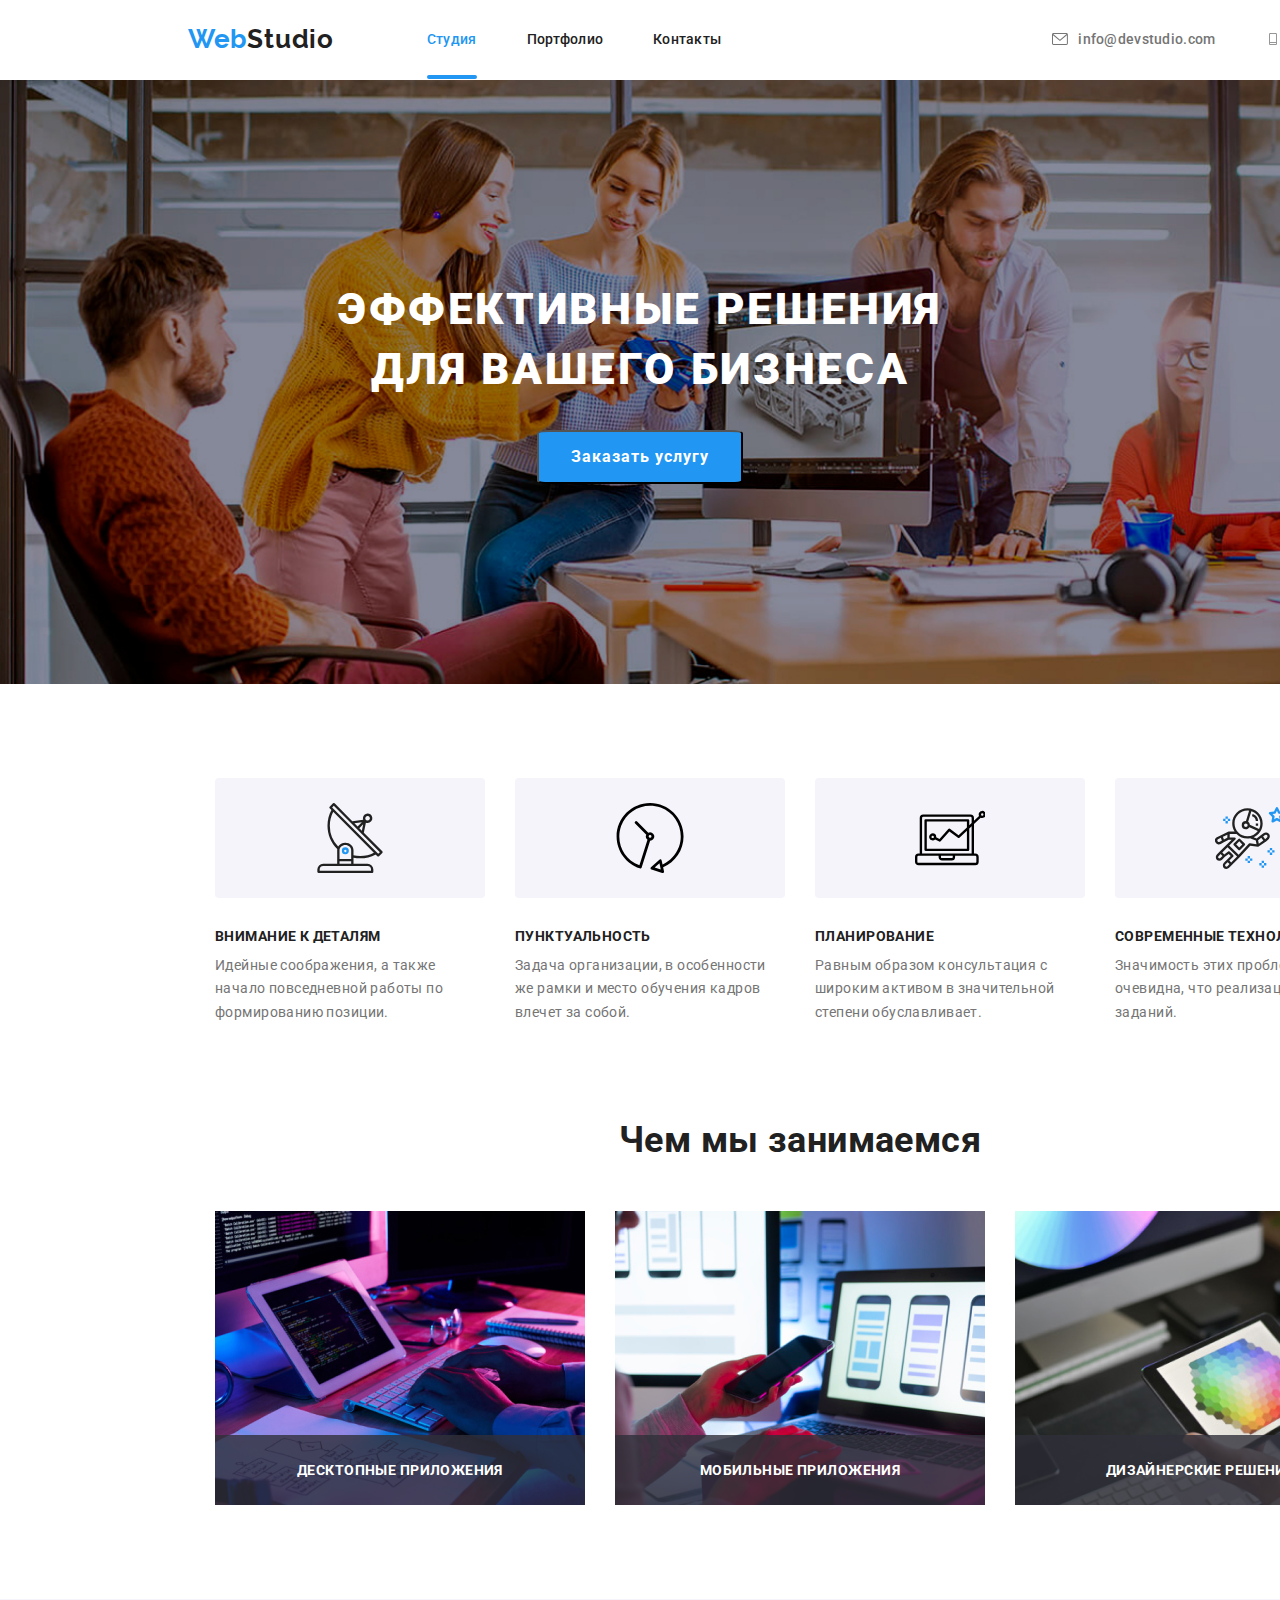
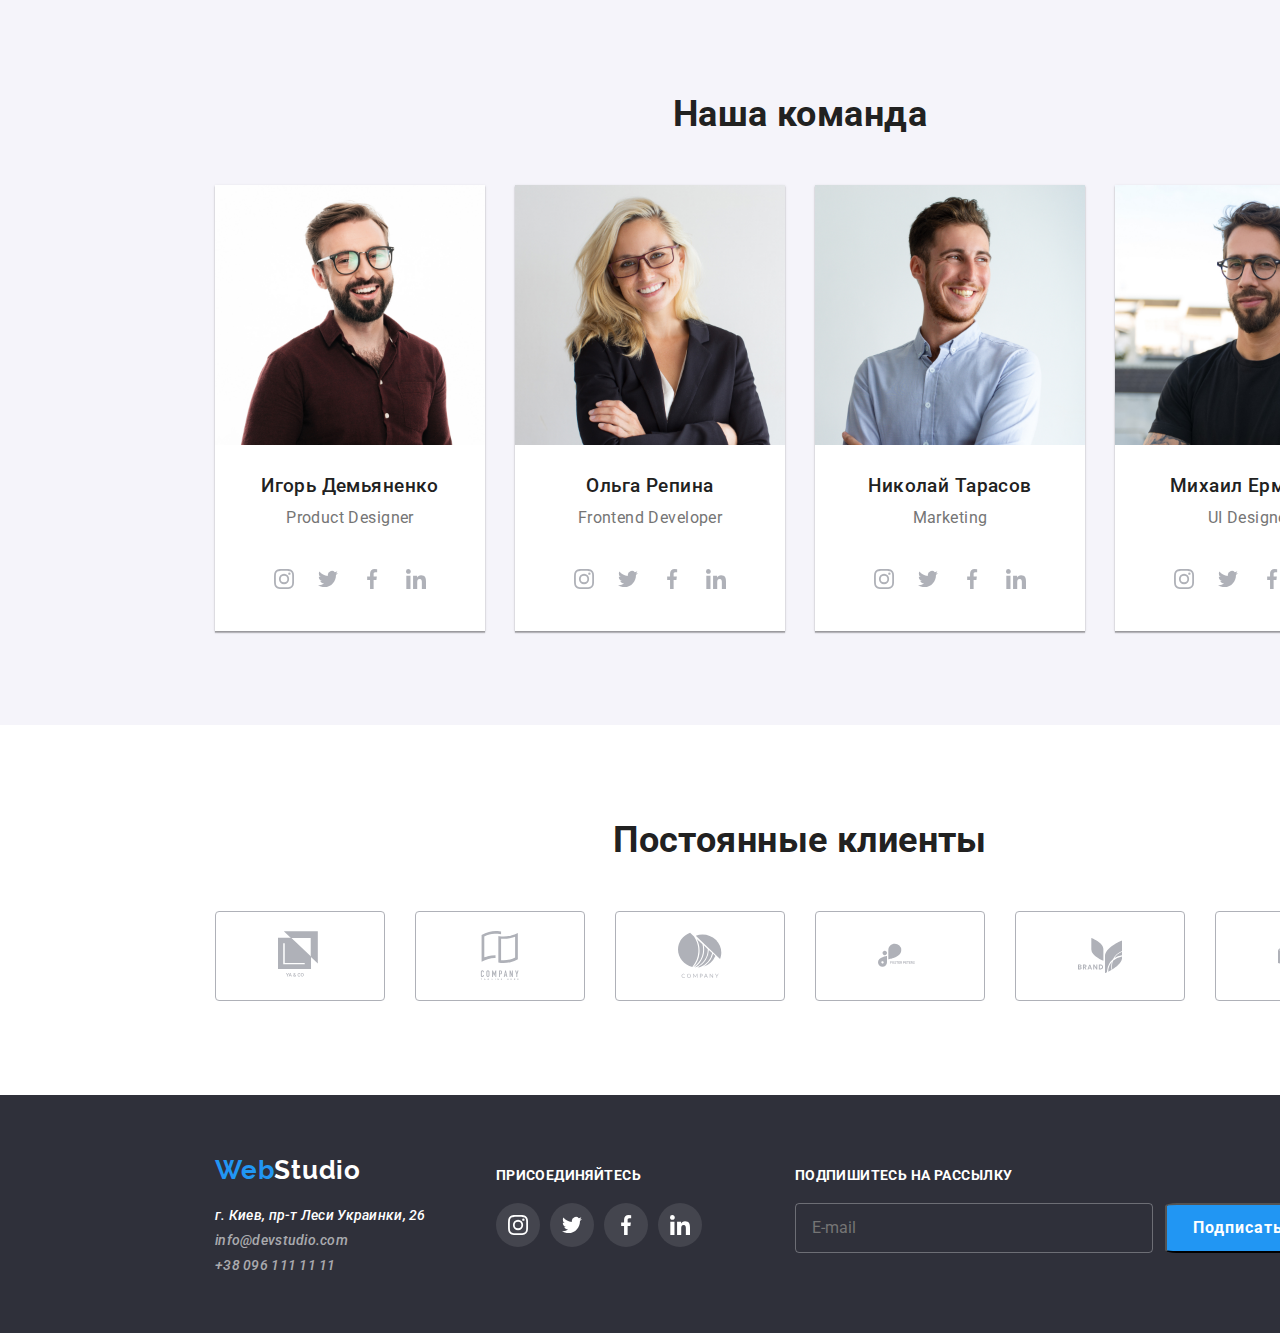
<file: index.html>
<!DOCTYPE html>
<html lang="ru">
  <head>
    <meta charset="UTF-8" />
    <meta name="viewport" content="width=device-width, initial-scale=1.0" />
    <title>WebStudio</title>
    <link
      href="https://fonts.googleapis.com/css2?family=Roboto:wght@400;500;700;900&display=swap"
      rel="stylesheet"
    />
    <link
      rel="stylesheet"
      href="https://cdnjs.cloudflare.com/ajax/libs/modern-normalize/1.0.0/modern-normalize.min.css"
    />
    <link rel="stylesheet" href="./CSS/main.min.css" />
  </head>
  <body>
    <header>
      <div class="container header-container">
        <a lang="en" href="./" class="link logo"
          >Web<span class="header-logo">Studio</span></a
        >
        <nav class="nav-container">
          <ul class="list">
            <li class="list-item">
              <a href="./index.html" class="link nav-link active">Студия</a>
              <p class="decor-line"></p>
            </li>
            <li class="list-item">
              <a href="./portfolio.html" class="link nav-link">Портфолио</a>
              <p class="decor-line"></p>
            </li>
            <li class="list-item">
              <a href="" class="link nav-link">Контакты</a>
              <p class="decor-line"></p>
            </li>
          </ul>
        </nav>
        <ul class="list">
          <li class="contacts list-item">
            <a href="mailto:info@devstudio.com" class="link contacts-head">
              <svg class="contacts-svg">
                <use href="./images/symbol-defs.svg#mail"></use>
              </svg>
              info@devstudio.com
            </a>
          </li>
          <li class="contacts list-item">
            <a href="tel:+380961111111" class="link contacts-head">
              <svg class="contacts-svg">
                <use href="./images/symbol-defs.svg#tel"></use>
              </svg>
              +38 096 111 11 11
            </a>
          </li>
        </ul>
      </div>
    </header>
    <main>
      <section class="section first-screen">
        <div class="hero section">
          <h1 class="main-title">Эффективные решения для вашего бизнеса</h1>
          <button data-modal-open type="button" class="button">
            Заказать услугу
          </button>
        </div>
      </section>

      <section class="strength">
        <div class="container strength-container">
          <h2 hidden>Сильные стороны</h2>
          <ul class="strength list">
            <li class="strength list-item">
              <div class="strength-svg-container">
                <svg class="strength-svg">
                  <use href="./images/symbol-defs.svg#antenna"></use>
                </svg>
              </div>
              <h3 class="strength title">Внимание к деталям</h3>
              <p class="strength-text">
                Идейные соображения, а также начало повседневной работы по
                формированию позиции.
              </p>
            </li>
            <li class="strength list-item">
              <div class="strength-svg-container">
                <svg class="strength-svg">
                  <use href="./images/symbol-defs.svg#clock"></use>
                </svg>
              </div>
              <h3 class="strength title">Пунктуальность</h3>
              <p class="strength-text">
                Задача организации, в особенности же рамки и место обучения
                кадров влечет за собой.
              </p>
            </li>
            <li class="strength list-item">
              <div class="strength-svg-container">
                <svg class="strength-svg">
                  <use href="./images/symbol-defs.svg#notebook"></use>
                </svg>
              </div>
              <h3 class="strength title">Планирование</h3>
              <p class="strength-text">
                Равным образом консультация с широким активом в значительной
                степени обуславливает.
              </p>
            </li>
            <li class="strength list-item">
              <div class="strength-svg-container">
                <svg class="strength-svg">
                  <use href="./images/symbol-defs.svg#astronaut"></use>
                </svg>
              </div>
              <h3 class="strength title">Современные технологии</h3>
              <p class="strength-text">
                Значимость этих проблем настолько очевидна, что реализация
                плановых заданий.
              </p>
            </li>
          </ul>
        </div>
      </section>

      <section class="work">
        <div class="container work-container">
          <h2 class="work section-title">Чем мы занимаемся</h2>
          <ul class="work list">
            <li class="list-item">
              <img
                src="./images/work/img1.jpg"
                width="370"
                height="294"
                alt="Написание кода страницы"
              />
              <p class="work-caption">Десктопные приложения</p>
            </li>
            <li class="list-item">
              <img
                src="./images/work/img2.jpg"
                width="370"
                height="294"
                alt="Проработка разных дизайнов"
              />
              <p class="work-caption">Мобильные приложения</p>
            </li>
            <li class="list-item">
              <img
                src="./images/work/img3.jpg"
                width="370"
                height="294"
                alt="Подбор цветовой палитры"
              />
              <p class="work-caption">Дизайнерские решения</p>
            </li>
          </ul>
        </div>
      </section>

      <section class="team-section">
        <div class="container team-container">
          <h2 class="section-title">Наша команда</h2>
          <ul class="list team-list">
            <li class="team list-item">
              <img
                src="./images/team/img-1.jpg"
                class="team foto"
                width="270"
                height="260"
                alt="Игорь Демьяненко"
              />
              <h3 class="team member">Игорь Демьяненко</h3>
              <p lang="en" class="team job">Product Designer</p>
              <ul class="list social-list">
                <li class="list-item social">
                  <a href="" class="link-team-social">
                    <svg class="team social-svg">
                      <use href="./images/symbol-defs.svg#instagram"></use>
                    </svg>
                  </a>
                </li>
                <li class="list-item social">
                  <a href="" class="link-team-social">
                    <svg class="team social-svg">
                      <use href="./images/symbol-defs.svg#twitter"></use>
                    </svg>
                  </a>
                </li>
                <li class="list-item social">
                  <a href="" class="link-team-social">
                    <svg class="team social-svg">
                      <use href="./images/symbol-defs.svg#facebook"></use>
                    </svg>
                  </a>
                </li>
                <li class="list-item social">
                  <a href="" class="link-team-social">
                    <svg class="team social-svg">
                      <use href="./images/symbol-defs.svg#linkedin"></use>
                    </svg>
                  </a>
                </li>
              </ul>
            </li>
            <li class="team list-item">
              <img
                src="./images/team/img-2.jpg"
                class="team foto"
                width="270"
                height="260"
                alt="Ольга Репина"
              />
              <h3 class="team member">Ольга Репина</h3>
              <p lang="en" class="team job">Frontend Developer</p>
              <ul class="list social-list">
                <li class="list-item social">
                  <a href="" class="link-team-social">
                    <svg class="team social-svg">
                      <use href="./images/symbol-defs.svg#instagram"></use>
                    </svg>
                  </a>
                </li>
                <li class="list-item social">
                  <a href="" class="link-team-social">
                    <svg class="team social-svg">
                      <use href="./images/symbol-defs.svg#twitter"></use>
                    </svg>
                  </a>
                </li>
                <li class="list-item social">
                  <a href="" class="link-team-social">
                    <svg class="team social-svg">
                      <use href="./images/symbol-defs.svg#facebook"></use>
                    </svg>
                  </a>
                </li>
                <li class="list-item social">
                  <a href="" class="link-team-social">
                    <svg class="team social-svg">
                      <use href="./images/symbol-defs.svg#linkedin"></use>
                    </svg>
                  </a>
                </li>
              </ul>
            </li>
            <li class="team list-item">
              <img
                src="./images/team/img-3.jpg"
                class="team foto"
                width="270"
                height="260"
                alt="Николай Тарасов"
              />
              <h3 class="team member">Николай Тарасов</h3>
              <p lang="en" class="team job">Marketing</p>
              <ul class="list social-list">
                <li class="list-item social">
                  <a href="" class="link-team-social">
                    <svg class="team social-svg">
                      <use href="./images/symbol-defs.svg#instagram"></use>
                    </svg>
                  </a>
                </li>
                <li class="list-item social">
                  <a href="" class="link-team-social">
                    <svg class="team social-svg">
                      <use href="./images/symbol-defs.svg#twitter"></use>
                    </svg>
                  </a>
                </li>
                <li class="list-item social">
                  <a href="" class="link-team-social">
                    <svg class="team social-svg">
                      <use href="./images/symbol-defs.svg#facebook"></use>
                    </svg>
                  </a>
                </li>
                <li class="list-item social">
                  <a href="" class="link-team-social">
                    <svg class="team social-svg">
                      <use href="./images/symbol-defs.svg#linkedin"></use>
                    </svg>
                  </a>
                </li>
              </ul>
            </li>
            <li class="team list-item">
              <img
                src="./images/team/img-4.jpg"
                class="team foto"
                width="270"
                height="260"
                alt="Михаил Ермаков"
              />
              <h3 class="team member">Михаил Ермаков</h3>
              <p lang="en" class="team job">UI Designer</p>
              <ul class="list social-list">
                <li class="list-item social">
                  <a href="" class="link-team-social">
                    <svg class="team social-svg">
                      <use href="./images/symbol-defs.svg#instagram"></use>
                    </svg>
                  </a>
                </li>
                <li class="list-item social">
                  <a href="" class="link-team-social">
                    <svg class="team social-svg">
                      <use href="./images/symbol-defs.svg#twitter"></use>
                    </svg>
                  </a>
                </li>
                <li class="list-item social">
                  <a href="" class="link-team-social">
                    <svg class="team social-svg">
                      <use href="./images/symbol-defs.svg#facebook"></use>
                    </svg>
                  </a>
                </li>
                <li class="list-item social">
                  <a href="" class="link-team-social">
                    <svg class="team social-svg">
                      <use href="./images/symbol-defs.svg#linkedin"></use>
                    </svg>
                  </a>
                </li>
              </ul>
            </li>
          </ul>
        </div>
      </section>

      <section class="clients-section">
        <div class="container clients-container">
          <h2 class="section-title">Постоянные клиенты</h2>
          <ul class="list clients-list">
            <li class="clients-list-item">
              <a class="link client-svg" href="">
                <svg class="svg-icon">
                  <use href="./images/symbol-defs.svg#client1"></use>
                </svg>
              </a>
            </li>
            <li class="clients-list-item">
              <a class="link client-svg" href="">
                <svg class="svg-icon">
                  <use href="./images/symbol-defs.svg#client2"></use>
                </svg>
              </a>
            </li>
            <li class="clients-list-item">
              <a class="link client-svg" href="">
                <svg class="svg-icon">
                  <use href="./images/symbol-defs.svg#client3"></use>
                </svg>
              </a>
            </li>
            <li class="clients-list-item">
              <a class="link client-svg" href="">
                <svg class="svg-icon">
                  <use href="./images/symbol-defs.svg#client4"></use>
                </svg>
              </a>
            </li>
            <li class="clients-list-item">
              <a class="link client-svg" href="">
                <svg class="svg-icon">
                  <use href="./images/symbol-defs.svg#client5"></use>
                </svg>
              </a>
            </li>
            <li class="clients-list-item">
              <a class="link client-svg" href="">
                <svg class="svg-icon">
                  <use href="./images/symbol-defs.svg#client6"></use>
                </svg>
              </a>
            </li>
          </ul>
        </div>
      </section>
    </main>
    <footer class="footer-main">
      <div class="footer-main-container">
        <div class="footer-container">
          <a lang="en" href="./" class="link logo">
            Web<span class="footer logo">Studio</span>
          </a>
          <address class="address-footer">
            <ul class="footer list">
              <li class="list-item address-foot">
                г. Киев, пр-т Леси Украинки, 26
              </li>
              <li class="list-item">
                <a href="mailto:info@devstudio.com" class="link contacts-foot"
                  >info@devstudio.com</a
                >
              </li>
              <li class="list-item">
                <a href="tel:+380961111111" class="link contacts-foot"
                  >+38 096 111 11 11</a
                >
              </li>
            </ul>
          </address>
        </div>

        <div class="footer-social">
          <p class="title-footer">Присоединяйтесь</p>
          <ul class="list social-list">
            <li class="list-item social-footer">
              <a href="" class="link-footer-social">
                <svg class="footer social-svg" width="20px" height="20px">
                  <use href="./images/symbol-defs.svg#instagram"></use>
                </svg>
              </a>
            </li>
            <li class="list-item social-footer">
              <a href="" class="link-footer-social">
                <svg class="footer social-svg" width="20px" height="20px">
                  <use href="./images/symbol-defs.svg#twitter"></use>
                </svg>
              </a>
            </li>
            <li class="list-item social-footer">
              <a href="" class="link-footer-social">
                <svg class="footer social-svg" width="20px" height="20px">
                  <use href="./images/symbol-defs.svg#facebook"></use>
                </svg>
              </a>
            </li>
            <li class="list-item social-footer">
              <a href="" class="link-footer-social">
                <svg class="footer social-svg" width="20px" height="20px">
                  <use href="./images/symbol-defs.svg#linkedin"></use>
                </svg>
              </a>
            </li>
          </ul>
        </div>

        <div class="footer-form-container">
          <p class="title-footer">Подпишитесь на рассылку</p>
          <form class="footer-form">
            <input
              type="email"
              name="footer-mail"
              class="footer-input"
              placeholder="E-mail"
            />
            <button type="submit" class="button">
              Подписаться
              <svg class="footer-form-svg" width="24px" height="24px">
                <use href="./images/symbol-defs.svg#icon_send"></use>
              </svg>
            </button>
          </form>
        </div>
      </div>
    </footer>

    <div class="backdrop is-hidden" data-modal>
      <div class="modal">
        <p class="modal-title">Оставьте свои данные, мы вам перезвоним</p>

        <form class="modal-form field">
          <label class="modal-form-label">
            Имя
            <input type="text" name="modal-name" class="form-field" />
            <svg class="modal-form-svg" width="12px" height="12px">
              <use href="./images/symbol-defs.svg#icon_name"></use>
            </svg>
          </label>

          <label class="modal-form-label">
            Телефон
            <input type="tel" name="modal-tel" class="form-field" />
            <svg class="modal-form-svg" width="13px" height="13px">
              <use href="./images/symbol-defs.svg#icon_tel"></use>
            </svg>
          </label>

          <label class="modal-form-label">
            Почта
            <input type="email" name="modal-mail" class="form-field" />
            <svg class="modal-form-svg" width="15px" height="12px">
              <use href="./images/symbol-defs.svg#icon_mail"></use>
            </svg>
          </label>

          <label class="modal-form-label">
            Комментарий
            <textarea
              name="modal-mail"
              rows="15"
              placeholder="Введите текст"
              class="form-field"
            ></textarea>
          </label>
        </form>
        <form class="modal-form checkbox">
          <label class="modal-form-label checkbox">
            <input
              type="checkbox"
              name="modal-checkbox"
              value="yes"
              class="checkbox-form-field"
            />
            <span class="checkbox-icon"></span>
            Соглашаюсь с рассылкой и принимаю
            <a href="" class="link modal-link">Условия договора</a>
          </label>
        </form>
        <button type="submit" class="button" data-modal-submit>
          Отправить
        </button>

        <button type="button" class="close-modal" data-modal-close>
          <img src="./images/close.svg" alt="Закрыть окно" />
        </button>
      </div>
    </div>

    <script src="./js/modal.js"></script>
  </body>
</html>
</file>
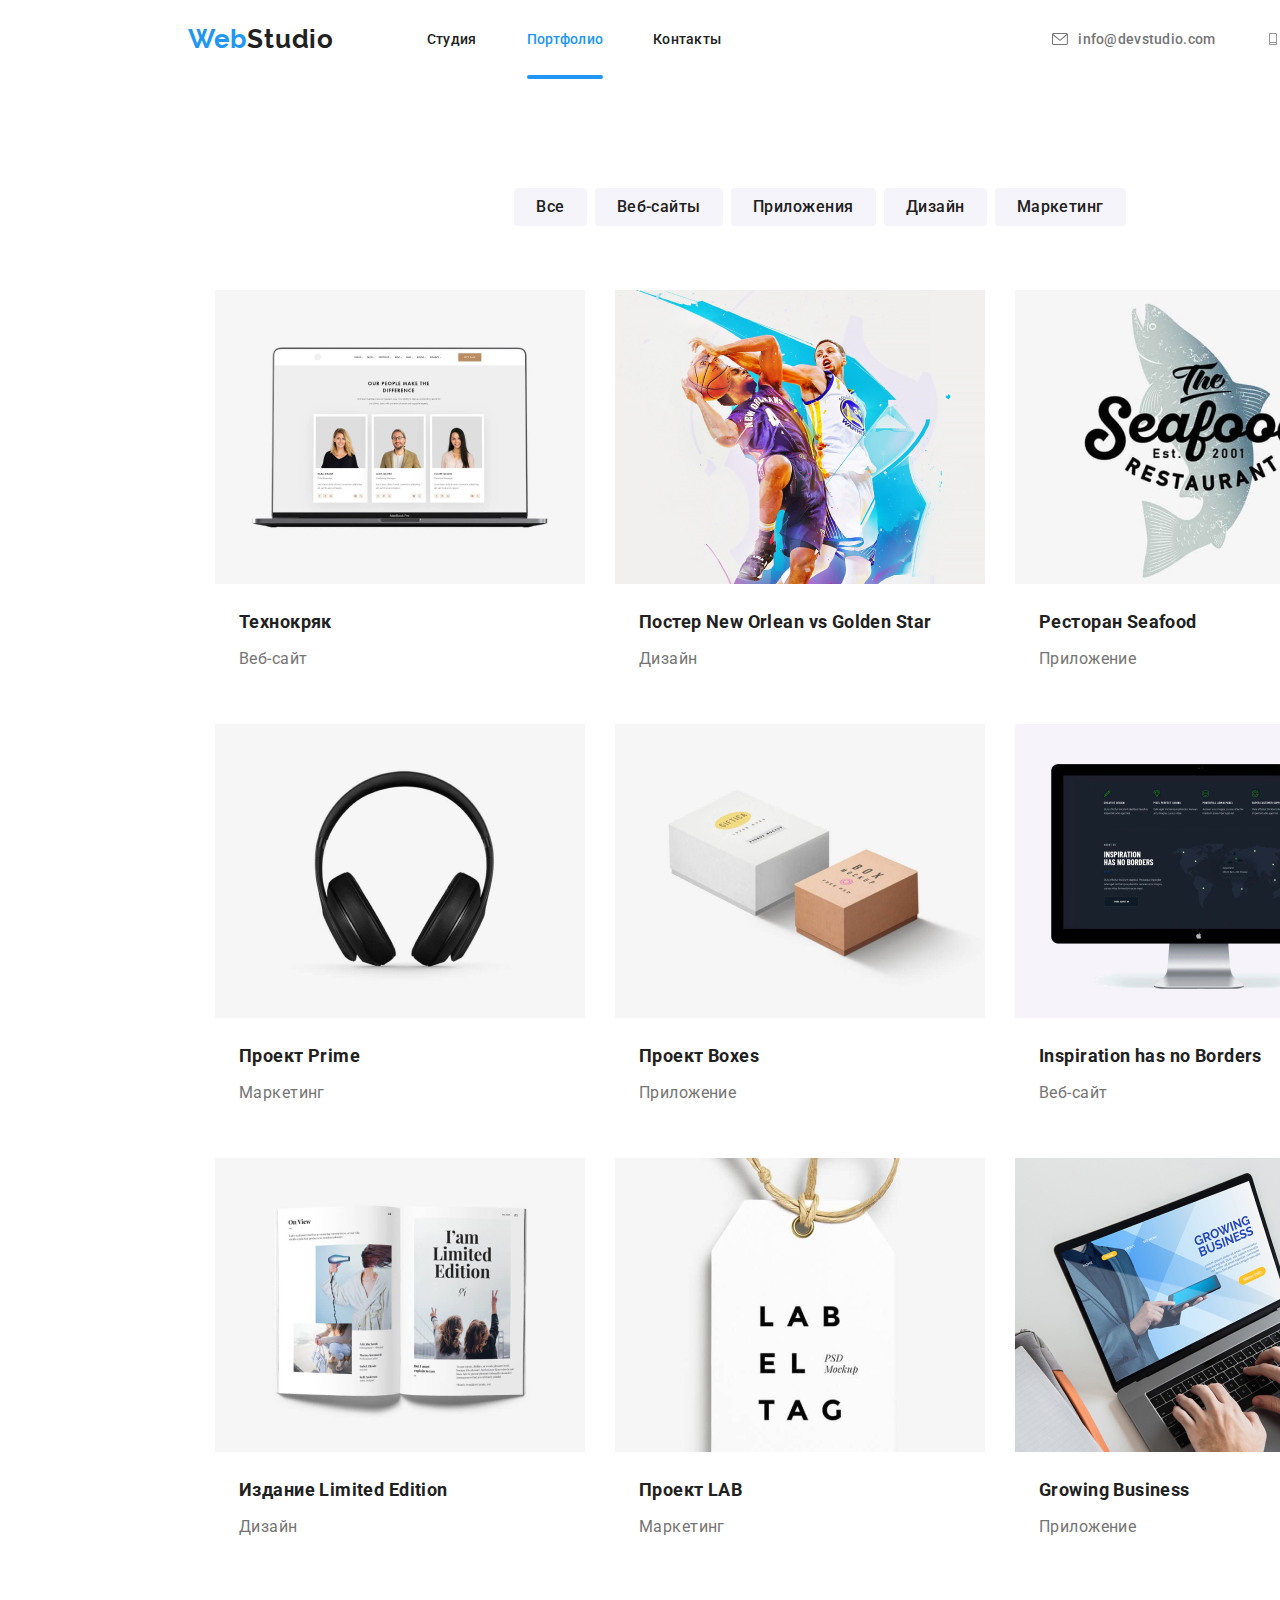
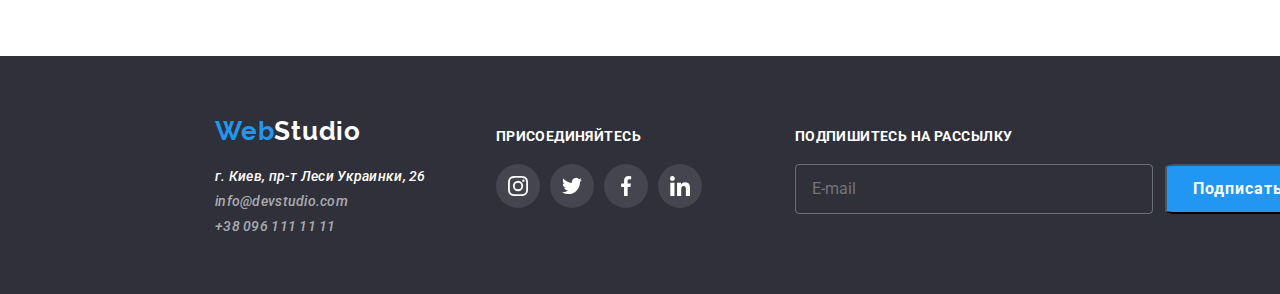
<file: portfolio.html>
<!DOCTYPE html>
<html lang="ru">
  <head>
    <meta charset="UTF-8" />
    <meta name="viewport" content="width=device-width, initial-scale=1.0" />
    <title>WebStudio</title>
    <link
      href="https://fonts.googleapis.com/css2?family=Roboto:wght@400;500;700;900&display=swap"
      rel="stylesheet"
    />
    <link
      rel="stylesheet"
      href="https://cdnjs.cloudflare.com/ajax/libs/modern-normalize/1.0.0/modern-normalize.min.css"
    />
    <link rel="stylesheet" href="./CSS/portfolio.min.css" />
  </head>
  <body>
    <header>
      <div class="container header-container">
        <a lang="en" href="./" class="link logo"
          >Web<span class="header-logo">Studio</span></a
        >
        <nav class="nav-container">
          <ul class="list">
            <li class="list-item">
              <a href="./index.html" class="link nav-link">Студия</a>
              <p class="decor-line"></p>
            </li>
            <li class="list-item">
              <a href="./portfolio.html" class="link nav-link active"
                >Портфолио</a
              >
              <p class="decor-line"></p>
            </li>
            <li class="list-item">
              <a href="" class="link nav-link">Контакты</a>
              <p class="decor-line"></p>
            </li>
          </ul>
        </nav>
        <ul class="list">
          <li class="contacts list-item">
            <a href="mailto:info@devstudio.com" class="link contacts-head">
              <svg class="contacts-svg">
                <use href="./images/symbol-defs.svg#mail"></use>
              </svg>
              info@devstudio.com
            </a>
          </li>
          <li class="contacts list-item">
            <a href="tel:+380961111111" class="link contacts-head">
              <svg class="contacts-svg">
                <use href="./images/symbol-defs.svg#tel"></use>
              </svg>
              +38 096 111 11 11
            </a>
          </li>
        </ul>
      </div>
    </header>
    <main>
      <section>
        <div class="container button-container">
          <h1 hidden>Портфолио проектов</h1>
          <ul class="button-list">
            <li class="list">
              <button class="portfolio-button">Все</button>
            </li>
            <li class="list">
              <button class="portfolio-button">Веб-сайты</button>
            </li>
            <li class="list">
              <button class="portfolio-button">Приложения</button>
            </li>
            <li class="list">
              <button class="portfolio-button">Дизайн</button>
            </li>
            <li class="list">
              <button class="portfolio-button">Маркетинг</button>
            </li>
          </ul>
        </div>
        <div class="container portfolio-container">
          <ul class="portfolio list">
            <li class="list project">
              <a href="" class="link thumb-link">
                <div class="thumb">
                  <img
                    src="./images/portfolio/img1.jpg"
                    class="project-img"
                    width="370"
                    height="294"
                    alt="Вебсайт Технокряк"
                  />
                  <p class="img-description">
                    Технокряк это современная площадка распространения
                    коронавируса. Компании используют эту платформу для
                    цифрового шпионажа и атак на защищённые сервера конкурентов.
                  </p>
                </div>
                <div>
                  <h2 class="project-name">Технокряк</h2>
                  <p class="project-type">Веб-сайт</p>
                </div>
              </a>
            </li>
            <li class="list project">
              <a href="" class="link thumb-link">
                <div class="thumb">
                  <img
                    src="./images/portfolio/img2.jpg"
                    class="project-img"
                    width="370"
                    height="294"
                    alt="Вебсайт Технокряк"
                  />
                  <p class="img-description">
                    Технокряк это современная площадка распространения
                    коронавируса. Компании используют эту платформу для
                    цифрового шпионажа и атак на защищённые сервера конкурентов.
                  </p>
                </div>
                <div>
                  <h2 class="project-name">Постер New Orlean vs Golden Star</h2>
                  <p class="project-type">Дизайн</p>
                </div>
              </a>
            </li>
            <li class="list project">
              <a href="" class="link thumb-link">
                <div class="thumb">
                  <img
                    src="./images/portfolio/img3.jpg"
                    class="project-img"
                    width="370"
                    height="294"
                    alt="Вебсайт Технокряк"
                  />
                  <p class="img-description">
                    Технокряк это современная площадка распространения
                    коронавируса. Компании используют эту платформу для
                    цифрового шпионажа и атак на защищённые сервера конкурентов.
                  </p>
                </div>
                <div>
                  <h2 class="project-name">Ресторан Seafood</h2>
                  <p class="project-type">Приложение</p>
                </div>
              </a>
            </li>
            <li class="list project">
              <a href="" class="link thumb-link">
                <div class="thumb">
                  <img
                    src="./images/portfolio/img4.jpg"
                    class="project-img"
                    width="370"
                    height="294"
                    alt="Вебсайт Технокряк"
                  />
                  <p class="img-description">
                    Технокряк это современная площадка распространения
                    коронавируса. Компании используют эту платформу для
                    цифрового шпионажа и атак на защищённые сервера конкурентов.
                  </p>
                </div>
                <div>
                  <h2 class="project-name">Проект Prime</h2>
                  <p class="project-type">Маркетинг</p>
                </div>
              </a>
            </li>
            <li class="list project">
              <a href="" class="link thumb-link">
                <div class="thumb">
                  <img
                    src="./images/portfolio/img5.jpg"
                    class="project-img"
                    width="370"
                    height="294"
                    alt="Вебсайт Технокряк"
                  />
                  <p class="img-description">
                    Технокряк это современная площадка распространения
                    коронавируса. Компании используют эту платформу для
                    цифрового шпионажа и атак на защищённые сервера конкурентов.
                  </p>
                </div>
                <div>
                  <h2 class="project-name">Проект Boxes</h2>
                  <p class="project-type">Приложение</p>
                </div>
              </a>
            </li>
            <li class="list project">
              <a href="" class="link thumb-link">
                <div class="thumb">
                  <img
                    src="./images/portfolio/img6.jpg"
                    class="project-img"
                    width="370"
                    height="294"
                    alt="Вебсайт Технокряк"
                  />
                  <p class="img-description">
                    Технокряк это современная площадка распространения
                    коронавируса. Компании используют эту платформу для
                    цифрового шпионажа и атак на защищённые сервера конкурентов.
                  </p>
                </div>
                <div>
                  <h2 class="project-name">Inspiration has no Borders</h2>
                  <p class="project-type">Веб-сайт</p>
                </div>
              </a>
            </li>
            <li class="list project">
              <a href="" class="link thumb-link">
                <div class="thumb">
                  <img
                    src="./images/portfolio/img7.jpg"
                    class="project-img"
                    width="370"
                    height="294"
                    alt="Вебсайт Технокряк"
                  />
                  <p class="img-description">
                    Технокряк это современная площадка распространения
                    коронавируса. Компании используют эту платформу для
                    цифрового шпионажа и атак на защищённые сервера конкурентов.
                  </p>
                </div>
                <div>
                  <h2 class="project-name">Издание Limited Edition</h2>
                  <p class="project-type">Дизайн</p>
                </div>
              </a>
            </li>
            <li class="list project">
              <a href="" class="link thumb-link">
                <div class="thumb">
                  <img
                    src="./images/portfolio/img8.jpg"
                    class="project-img"
                    width="370"
                    height="294"
                    alt="Вебсайт Технокряк"
                  />
                  <p class="img-description">
                    Технокряк это современная площадка распространения
                    коронавируса. Компании используют эту платформу для
                    цифрового шпионажа и атак на защищённые сервера конкурентов.
                  </p>
                </div>
                <div>
                  <h2 class="project-name">Проект LAB</h2>
                  <p class="project-type">Маркетинг</p>
                </div>
              </a>
            </li>
            <li class="list project">
              <a href="" class="link thumb-link">
                <div class="thumb">
                  <img
                    src="./images/portfolio/img9.jpg"
                    class="project-img"
                    width="370"
                    height="294"
                    alt="Вебсайт Технокряк"
                  />
                  <p class="img-description">
                    Технокряк это современная площадка распространения
                    коронавируса. Компании используют эту платформу для
                    цифрового шпионажа и атак на защищённые сервера конкурентов.
                  </p>
                </div>
                <div>
                  <h2 class="project-name">Growing Business</h2>
                  <p class="project-type">Приложение</p>
                </div>
              </a>
            </li>
          </ul>
        </div>
      </section>
    </main>
    <footer class="footer-main">
      <div class="footer-main-container">
        <div class="footer-container">
          <a lang="en" href="./" class="link logo">
            Web<span class="footer logo">Studio</span>
          </a>
          <address class="address-footer">
            <ul class="footer list">
              <li class="list-item address-foot">
                г. Киев, пр-т Леси Украинки, 26
              </li>
              <li class="list-item">
                <a href="mailto:info@devstudio.com" class="link contacts-foot"
                  >info@devstudio.com</a
                >
              </li>
              <li class="list-item">
                <a href="tel:+380961111111" class="link contacts-foot"
                  >+38 096 111 11 11</a
                >
              </li>
            </ul>
          </address>
        </div>

        <div class="footer-social">
          <p class="title-footer">Присоединяйтесь</p>
          <ul class="list social-list">
            <li class="list-item social-footer">
              <a href="" class="link-footer-social">
                <svg class="footer social-svg" width="20px" height="20px">
                  <use href="./images/symbol-defs.svg#instagram"></use>
                </svg>
              </a>
            </li>
            <li class="list-item social-footer">
              <a href="" class="link-footer-social">
                <svg class="footer social-svg" width="20px" height="20px">
                  <use href="./images/symbol-defs.svg#twitter"></use>
                </svg>
              </a>
            </li>
            <li class="list-item social-footer">
              <a href="" class="link-footer-social">
                <svg class="footer social-svg" width="20px" height="20px">
                  <use href="./images/symbol-defs.svg#facebook"></use>
                </svg>
              </a>
            </li>
            <li class="list-item social-footer">
              <a href="" class="link-footer-social">
                <svg class="footer social-svg" width="20px" height="20px">
                  <use href="./images/symbol-defs.svg#linkedin"></use>
                </svg>
              </a>
            </li>
          </ul>
        </div>

        <div class="footer-form-container">
          <p class="title-footer">Подпишитесь на рассылку</p>
          <form class="footer-form">
            <input
              type="email"
              name="footer-mail"
              class="footer-input"
              placeholder="E-mail"
            />
            <button type="submit" class="button">
              Подписаться
              <svg class="footer-form-svg" width="24px" height="24px">
                <use href="./images/symbol-defs.svg#icon_send"></use>
              </svg>
            </button>
          </form>
        </div>
      </div>
    </footer>
  </body>
</html>
</file>
<file: CSS/main.min.css>
@font-face{font-family:"Raleway";src:url("../fonts/raleway-700-normal.woff2") format("woff2"),url("../fonts/raleway-700-normal.woff") format("woff"),url("../fonts/raleway-700-normal.ttf") format("truetype");font-weight:700;font-style:normal}*,::after,::before{box-sizing:border-box}body{color:#212121;font-family:Roboto, sans-serif;font-size:14px;font-weight:400;line-height:1.71;letter-spacing:0.03em;margin-top:0;margin-bottom:0}h1,h2,h3,h4,p{margin:0;padding:0}img{display:block}.link{text-decoration:none;margin:0;padding:0;color:#212121}.list{margin:0;padding:0;list-style:none}.container{width:1600px;margin-left:auto;margin-right:auto}.logo{color:#2196f3;font-family:Raleway, sans-serif;font-weight:700;font-size:26px;line-height:1.192;letter-spacing:0.03em}.header-logo{color:#212121}.footer.logo{color:#fff}.header-logo{color:#212121}.header.list,.contacts-head{font-weight:500;font-size:14px;line-height:1.143;letter-spacing:0.02em;transition:color 250ms cubic-bezier(0.4, 0, 0.2, 1)}.contacts-head{color:#757575}.contacts-head:hover,.contacts-head:focus{color:#2196f3}.link.contacts-head{display:flex;align-items:center;height:16px}.header-container{padding-top:24px;padding-bottom:25px;display:flex;justify-content:center;align-items:center}.header-container .list{display:flex;justify-content:space-between}.header-container .list .list-item:not(:last-child){margin-right:50px}.header-container .logo{margin-right:93px}.nav-link{font-weight:500;font-size:14px;line-height:1.143;letter-spacing:0.02em;transition:color 250ms cubic-bezier(0.4, 0, 0.2, 1)}.nav-link:hover,.nav-link:focus{color:#2196f3}.nav-link.active{color:#2196f3}.nav-container .list-item{position:relative}.decor-line{position:absolute;bottom:-28px;width:100%;height:4px;background-color:#2196f3;border-radius:2px;opacity:0}.nav-container .nav-link.active+.decor-line{opacity:1}.nav-container .list .list-item:last-child{margin-right:331px}.contacts-svg{fill:#757575;margin-right:10px;transition:fill 250ms cubic-bezier(0.4, 0, 0.2, 1)}.contacts-svg:nth-child(1){width:16px;height:12px}.contacts-svg:nth-child(2){width:10px;height:16px}.contacts-head:hover .contacts-svg,.contacts-head:focus .contacts-svg{fill:#2196f3}.hero.section{width:696px;margin-left:auto;margin-right:auto;text-align:center}.main-title{color:#fff;font-weight:900;font-size:44px;line-height:1.36;letter-spacing:0.06em;text-transform:uppercase;margin-bottom:30px}.first-screen{padding-top:200px;padding-bottom:200px;background-image:url(../images/bg-hero.jpg),linear-gradient(rgba(47,48,58,0.4), rgba(47,48,58,0.4));background-repeat:no-repeat;background-size:cover;background-color:#c4c4c4}.button{padding:10px 32px;color:#fff;background-color:#2196f3;font-weight:700;font-size:16px;line-height:1.87;align-items:center;text-align:center;letter-spacing:0.06em;border-radius:6%;transition:color 250ms cubic-bezier(0.4, 0, 0.2, 1),background-color 250ms cubic-bezier(0.4, 0, 0.2, 1)}.button:hover,.button:focus{color:#2196f3;background-color:#fff;outline:0}.modal .button{display:flex;justify-content:center;align-items:center;width:200px;height:50px;margin-bottom:40px;box-shadow:0px 4px 4px rgba(0,0,0,0.15);border-radius:4px;border-color:#2196f3}.portfolio-button{color:#212121;background-color:#f5f4fa;font-weight:500;font-size:16px;line-height:1.62;text-align:center;letter-spacing:0.03em;padding-top:6px;padding-right:22px;padding-left:22px;padding-bottom:6px;border:0;border-radius:4px;transition:color 250ms cubic-bezier(0.4, 0, 0.2, 1),background-color 250ms cubic-bezier(0.4, 0, 0.2, 1),box-shadow 250ms cubic-bezier(0.4, 0, 0.2, 1)}.portfolio-button:hover,.portfolio-button:focus{color:#fff;background-color:#2196f3;box-shadow:0px 3px 1px rgba(0,0,0,0.1),0px 1px 2px rgba(0,0,0,0.08),0px 2px 2px rgba(0,0,0,0.12)}.button-list{display:flex;justify-content:center;padding-top:94px;padding-bottom:50px}.button-list .list:not(:last-child){margin-right:8px}.section-title{color:#212121;font-weight:700;font-size:36px;line-height:1.167;text-align:center;margin-bottom:50px}.strength-container{padding-top:94px;padding-bottom:94px}.strength.title{font-weight:700;font-size:14px;line-height:1.143;text-transform:uppercase;margin-bottom:10px}.strength-text{color:#757575}.strength.list{display:flex;justify-content:center}.strength .list-item{width:270px}.strength .list-item:not(:last-child){margin-right:30px}.strength-svg-container{display:flex;justify-content:center;align-items:center;width:100%;height:120px;background-color:#f5f4fa;border-radius:4px;margin-bottom:30px}.strength-svg{width:70px;height:70px}.team-section{text-align:center;font-size:16px;line-height:1.188;background-color:#f5f4fa}.team.member{color:#212121;font-weight:500;padding-bottom:10px;padding-top:30px}.team.job{color:#757575;font-weight:400;padding-bottom:30px}.team.foto{display:block}.team-container{padding-top:94px;padding-bottom:94px}.team-list{display:flex;justify-content:center}.team.list-item{background-color:#fff;box-shadow:0px 1px 3px rgba(0,0,0,0.12),0px 1px 1px rgba(0,0,0,0.14),0px 2px 1px rgba(0,0,0,0.2)}.team.list-item:not(:last-child){margin-right:30px}.team-list .social-list{display:flex;justify-content:center}.link-team-social{display:flex;width:44px;height:44px;margin-bottom:30px;justify-content:center;align-items:center;border-radius:50%;transition:background-color 250ms cubic-bezier(0.4, 0, 0.2, 1)}.link-team-social:hover,.link-team-social:focus{background-color:#2196f3}.team.social-svg{fill:#afb1b8;width:20px;height:20px;transition:fill 250ms cubic-bezier(0.4, 0, 0.2, 1)}.link-team-social:hover .team.social-svg,.link-team-social:focus .team.social-svg{fill:#fff}.footer-social .list{display:flex}.footer.social-svg{display:flex;justify-content:center;align-items:center}.link-footer-social{width:44px;height:44px;display:flex;justify-content:center;align-items:center;background-color:rgba(255,255,255,0.1);border-radius:50%;transition:background-color 250ms cubic-bezier(0.4, 0, 0.2, 1)}.link-footer-social:hover,.link-footer-social:focus{background-color:#2196f3}.footer.social-svg{fill:#fff;width:20px;height:20px;transition:fill 250ms cubic-bezier(0.4, 0, 0.2, 1)}.footer-social .list-item:not(:last-child){margin-right:10px}.footer-social{padding-top:72px;margin-left:70px}.work-container{padding-bottom:94px}.work.list{display:flex;justify-content:center}.work.list .list-item{position:relative}.work.list .list-item:not(:last-child){margin-right:30px}.work-caption{position:absolute;bottom:0;left:0;right:0;font-weight:700;line-height:1.143;text-align:center;text-transform:uppercase;color:#fff;display:inline-block;width:100%;padding-top:27px;padding-bottom:27px;background:rgba(47,48,58,0.8)}.clients-container{padding-top:94px;padding-bottom:94px}.clients-list{display:flex;justify-content:center}.clients-list-item:not(:last-child){margin-right:30px}.client-svg{display:flex;justify-content:center;align-items:center;width:170px;height:90px;border:1px solid #afb1b8;border-radius:4px}.client-svg:hover,.client-svg:focus{border:1px solid #2196f3}.client-svg:hover .svg-icon,.client-svg:focus .svg-icon{fill:#2196f3}.svg-icon{fill:#afb1b8}.svg-icon:nth-child(1){width:44px;height:49px}.svg-icon:nth-child(2){width:40px;height:52px}.svg-icon:nth-child(3){width:41px;height:43px}.svg-icon:nth-child(4){width:80px;height:42px}.svg-icon:nth-child(5){width:59px;height:47px}.svg-icon:nth-child(6){width:88px;height:45px}.contacts-foot{color:rgba(255,255,255,0.6)}.contacts-foot:hover,.contacts-foot:focus{color:#2196f3}.address-foot{color:#fff}.address-foot:hover,.address-foot:focus{color:#2196f3}.footer-main{background-color:#2f303a;font-style:normal}.footer-main-container{width:1600px;margin-right:auto;margin-left:auto;padding-left:215px;display:flex}.footer-container{padding-bottom:60px;padding-top:60px}.footer.list{padding-top:20px;font-weight:500;font-size:14px;line-height:1.143;letter-spacing:0.02em;transition:color 250ms cubic-bezier(0.4, 0, 0.2, 1)}.footer.list .list-item:not(:last-child){margin-bottom:9px}.title-footer{font-family:Roboto;font-weight:700;font-size:14px;line-height:1.143;letter-spacing:0.03em;text-transform:uppercase;color:#ffffff;margin-bottom:20px}.footer-form-container{padding-top:72px;margin-left:93px}.footer-form{display:flex}.footer-input{padding:0 0 0 16px;margin-right:12px;width:358px;height:50px;background-color:transparent;border:1px solid rgba(255,255,255,0.3);border-radius:4px;font-size:16px;line-height:1.25;color:#fff;transition:border 250ms cubic-bezier(0.4, 0, 0.2, 1)}.footer-input:focus{border-color:#2196f3;outline:0}.footer-input::placeholder{font-size:16px;line-height:1.25;display:flex;align-items:center;transition:color 250ms cubic-bezier(0.4, 0, 0.2, 1)}.footer-form .button{display:flex;justify-content:center;align-items:center;padding:0;width:200px;height:50px}.footer-form-svg{margin-left:10px;fill:#fff;transition:fill 250ms cubic-bezier(0.4, 0, 0.2, 1)}.footer-form .button:hover .footer-form-svg,.footer-form .button:focus .footer-form-svg{fill:#2196f3}.backdrop{position:fixed;top:0;left:0;width:100%;height:100%;background-color:rgba(0,0,0,0.2);opacity:1;overflow:scroll;transition:opacity 250ms cubic-bezier(0.4, 0, 0.2, 1)}.backdrop.is-hidden{opacity:0;pointer-events:none}.modal{position:absolute;display:flex;flex-direction:column;align-items:center;top:50%;left:50%;transform:translate(-50%, -50%) scale(1);overflow:auto;width:530px;height:580px;background-color:#fff;box-shadow:0px 1px 3px rgba(0,0,0,0.12),0px 1px 1px rgba(0,0,0,0.14),0px 2px 1px rgba(0,0,0,0.2);border-radius:4px;transition:transform 250ms cubic-bezier(0.4, 0, 0.2, 1)}.backdrop.is-hidden .modal{top:50%;left:50%;transform:translate(-50%, -50%) scale(0.5)}.close-modal{position:absolute;top:8px;right:8px;display:flex;justify-content:center;align-items:center;padding-top:10px;padding-bottom:10px;padding-right:9px;padding-left:9px;background-color:#fff;border:1px solid rgba(0,0,0,0.1);border-radius:50%}.close-modal:hover,.close-modal:focus{cursor:pointer}.modal-title{margin-top:40px;margin-right:40px;margin-left:40px;margin-bottom:12px;font-weight:700;font-size:20px;line-height:1.15;text-align:center;letter-spacing:0.03em}.modal-form{width:100%;padding-left:40px;padding-right:40px;transition:border 250ms cubic-bezier(0.4, 0, 0.2, 1),fill 250ms cubic-bezier(0.4, 0, 0.2, 1)}.modal-form.field{margin-bottom:10px}.modal-form.area{margin-bottom:20px}.form-field{width:100%;height:40px;resize:none;padding-left:42px;padding-right:42px;border:1px solid rgba(33,33,33,0.2);border-radius:4px;transition:border 250ms cubic-bezier(0.4, 0, 0.2, 1)}.form-field:focus{border:1px solid #2196f3;border-radius:4px;outline:0}.form-field:last-child{height:120px;padding-left:15px;padding-right:15px;padding-top:10px;padding-bottom:10px}.area .form-field{height:120px;resize:none;padding-top:12px;padding-bottom:12px;padding-right:16px;padding-left:16px}.modal-form.checkbox{display:flex;justify-content:center;margin-bottom:30px}.modal-form-label{position:relative;font-size:14px;line-height:1.71;letter-spacing:0.03em;color:#757575;cursor:pointer}.link.modal-link{margin-left:5px;color:#2196f3;text-decoration:underline}.modal-form-svg{position:absolute;left:15px;top:36px;transition:fill 250ms cubic-bezier(0.4, 0, 0.2, 1)}.form-field:focus+.modal-form-svg{fill:#2196f3}.checkbox-form-field{-webkit-appearance:none;-moz-appearance:none;appearance:none;position:absolute}.checkbox-icon{display:inline-block;width:16px;height:15px;border:2px solid #212121;border-radius:2px;margin-right:7px;transition:background-color 250ms cubic-bezier(0.4, 0, 0.2, 1),border 250ms cubic-bezier(0.4, 0, 0.2, 1)}.checkbox-form-field:checked+.checkbox-icon{background-origin:border-box;background-color:#2196f3;border-color:#2196f3;background-image:url(../images/checkbox-icon.svg);background-repeat:no-repeat;background-position:50% 50%}.modal-form-label.checkbox{display:flex;align-items:center}
/*# sourceMappingURL=main.min.css.map */
</file>
<file: CSS/portfolio.min.css>
@font-face{font-family:"Raleway";src:url("../fonts/raleway-700-normal.woff2") format("woff2"),url("../fonts/raleway-700-normal.woff") format("woff"),url("../fonts/raleway-700-normal.ttf") format("truetype");font-weight:700;font-style:normal}*,::after,::before{box-sizing:border-box}body{color:#212121;font-family:Roboto, sans-serif;font-size:14px;font-weight:400;line-height:1.71;letter-spacing:0.03em;margin-top:0;margin-bottom:0}h1,h2,h3,h4,p{margin:0;padding:0}img{display:block}.link{text-decoration:none;margin:0;padding:0;color:#212121}.list{margin:0;padding:0;list-style:none}.container{width:1600px;margin-left:auto;margin-right:auto}.logo{color:#2196f3;font-family:Raleway, sans-serif;font-weight:700;font-size:26px;line-height:1.192;letter-spacing:0.03em}.header-logo{color:#212121}.footer.logo{color:#fff}.header-logo{color:#212121}.header.list,.contacts-head{font-weight:500;font-size:14px;line-height:1.143;letter-spacing:0.02em;transition:color 250ms cubic-bezier(0.4, 0, 0.2, 1)}.contacts-head{color:#757575}.contacts-head:hover,.contacts-head:focus{color:#2196f3}.link.contacts-head{display:flex;align-items:center;height:16px}.header-container{padding-top:24px;padding-bottom:25px;display:flex;justify-content:center;align-items:center}.header-container .list{display:flex;justify-content:space-between}.header-container .list .list-item:not(:last-child){margin-right:50px}.header-container .logo{margin-right:93px}.nav-link{font-weight:500;font-size:14px;line-height:1.143;letter-spacing:0.02em;transition:color 250ms cubic-bezier(0.4, 0, 0.2, 1)}.nav-link:hover,.nav-link:focus{color:#2196f3}.nav-link.active{color:#2196f3}.nav-container .list-item{position:relative}.decor-line{position:absolute;bottom:-28px;width:100%;height:4px;background-color:#2196f3;border-radius:2px;opacity:0}.nav-container .nav-link.active+.decor-line{opacity:1}.nav-container .list .list-item:last-child{margin-right:331px}.contacts-svg{fill:#757575;margin-right:10px;transition:fill 250ms cubic-bezier(0.4, 0, 0.2, 1)}.contacts-svg:nth-child(1){width:16px;height:12px}.contacts-svg:nth-child(2){width:10px;height:16px}.contacts-head:hover .contacts-svg,.contacts-head:focus .contacts-svg{fill:#2196f3}.button{padding:10px 32px;color:#fff;background-color:#2196f3;font-weight:700;font-size:16px;line-height:1.87;align-items:center;text-align:center;letter-spacing:0.06em;border-radius:6%;transition:color 250ms cubic-bezier(0.4, 0, 0.2, 1),background-color 250ms cubic-bezier(0.4, 0, 0.2, 1)}.button:hover,.button:focus{color:#2196f3;background-color:#fff;outline:0}.modal .button{display:flex;justify-content:center;align-items:center;width:200px;height:50px;margin-bottom:40px;box-shadow:0px 4px 4px rgba(0,0,0,0.15);border-radius:4px;border-color:#2196f3}.portfolio-button{color:#212121;background-color:#f5f4fa;font-weight:500;font-size:16px;line-height:1.62;text-align:center;letter-spacing:0.03em;padding-top:6px;padding-right:22px;padding-left:22px;padding-bottom:6px;border:0;border-radius:4px;transition:color 250ms cubic-bezier(0.4, 0, 0.2, 1),background-color 250ms cubic-bezier(0.4, 0, 0.2, 1),box-shadow 250ms cubic-bezier(0.4, 0, 0.2, 1)}.portfolio-button:hover,.portfolio-button:focus{color:#fff;background-color:#2196f3;box-shadow:0px 3px 1px rgba(0,0,0,0.1),0px 1px 2px rgba(0,0,0,0.08),0px 2px 2px rgba(0,0,0,0.12)}.button-list{display:flex;justify-content:center;padding-top:94px;padding-bottom:50px}.button-list .list:not(:last-child){margin-right:8px}.portfolio-container{padding-left:215px;padding-right:215px}.project-name{color:#212121;font-size:18px;line-height:2;font-weight:700}.project-type{color:#757575;font-size:16px;line-height:1.875;font-weight:400}.project-img{display:block}.portfolio.list{display:flex;justify-content:center;flex-wrap:wrap;margin-left:-30px;margin-top:-30px}.portfolio.list:nth-last-child(-n+3){margin-bottom:94px}.portfolio.list .project{margin-left:30px;margin-top:30px;flex-basis:calc(100% / 3 - 30px)}.img-description{position:absolute;top:0;bottom:0;left:0;right:0;font-family:Roboto;font-style:normal;font-weight:400;font-size:18px;line-height:1.56;letter-spacing:0.03em;color:#fff;background-color:rgba(33,150,243,0.9);display:flex;align-items:center;padding:63px 24px;transform:translateY(100%);transition:transform 250ms cubic-bezier(0.4, 0, 0.2, 1)}.project-name{padding-left:24px;padding-top:20px;margin-bottom:4px}.project-type{padding-bottom:20px;padding-left:24px}.team-list .social-list{display:flex;justify-content:center}.link-team-social{display:flex;width:44px;height:44px;margin-bottom:30px;justify-content:center;align-items:center;border-radius:50%;transition:background-color 250ms cubic-bezier(0.4, 0, 0.2, 1)}.link-team-social:hover,.link-team-social:focus{background-color:#2196f3}.team.social-svg{fill:#afb1b8;width:20px;height:20px;transition:fill 250ms cubic-bezier(0.4, 0, 0.2, 1)}.link-team-social:hover .team.social-svg,.link-team-social:focus .team.social-svg{fill:#fff}.footer-social .list{display:flex}.footer.social-svg{display:flex;justify-content:center;align-items:center}.link-footer-social{width:44px;height:44px;display:flex;justify-content:center;align-items:center;background-color:rgba(255,255,255,0.1);border-radius:50%;transition:background-color 250ms cubic-bezier(0.4, 0, 0.2, 1)}.link-footer-social:hover,.link-footer-social:focus{background-color:#2196f3}.footer.social-svg{fill:#fff;width:20px;height:20px;transition:fill 250ms cubic-bezier(0.4, 0, 0.2, 1)}.footer-social .list-item:not(:last-child){margin-right:10px}.footer-social{padding-top:72px;margin-left:70px}.thumb-link{display:inline-block}.thumb-link:hover,.thumb-link:focus{cursor:pointer;box-shadow:0px 1px 1px rgba(0,0,0,0.12),0px 4px 4px rgba(0,0,0,0.06),1px 4px 6px rgba(0,0,0,0.16)}.thumb-link:hover .img-description,.thumb-link:focus .img-description{transform:translateY(0);opacity:1}.list.project .thumb{position:relative;overflow:hidden}.contacts-foot{color:rgba(255,255,255,0.6)}.contacts-foot:hover,.contacts-foot:focus{color:#2196f3}.address-foot{color:#fff}.address-foot:hover,.address-foot:focus{color:#2196f3}.footer-main{background-color:#2f303a;font-style:normal}.footer-main-container{width:1600px;margin-right:auto;margin-left:auto;padding-left:215px;display:flex}.footer-container{padding-bottom:60px;padding-top:60px}.footer.list{padding-top:20px;font-weight:500;font-size:14px;line-height:1.143;letter-spacing:0.02em;transition:color 250ms cubic-bezier(0.4, 0, 0.2, 1)}.footer.list .list-item:not(:last-child){margin-bottom:9px}.title-footer{font-family:Roboto;font-weight:700;font-size:14px;line-height:1.143;letter-spacing:0.03em;text-transform:uppercase;color:#ffffff;margin-bottom:20px}.footer-form-container{padding-top:72px;margin-left:93px}.footer-form{display:flex}.footer-input{padding:0 0 0 16px;margin-right:12px;width:358px;height:50px;background-color:transparent;border:1px solid rgba(255,255,255,0.3);border-radius:4px;font-size:16px;line-height:1.25;color:#fff;transition:border 250ms cubic-bezier(0.4, 0, 0.2, 1)}.footer-input:focus{border-color:#2196f3;outline:0}.footer-input::placeholder{font-size:16px;line-height:1.25;display:flex;align-items:center;transition:color 250ms cubic-bezier(0.4, 0, 0.2, 1)}.footer-form .button{display:flex;justify-content:center;align-items:center;padding:0;width:200px;height:50px}.footer-form-svg{margin-left:10px;fill:#fff;transition:fill 250ms cubic-bezier(0.4, 0, 0.2, 1)}.footer-form .button:hover .footer-form-svg,.footer-form .button:focus .footer-form-svg{fill:#2196f3}
/*# sourceMappingURL=portfolio.min.css.map */
</file>
